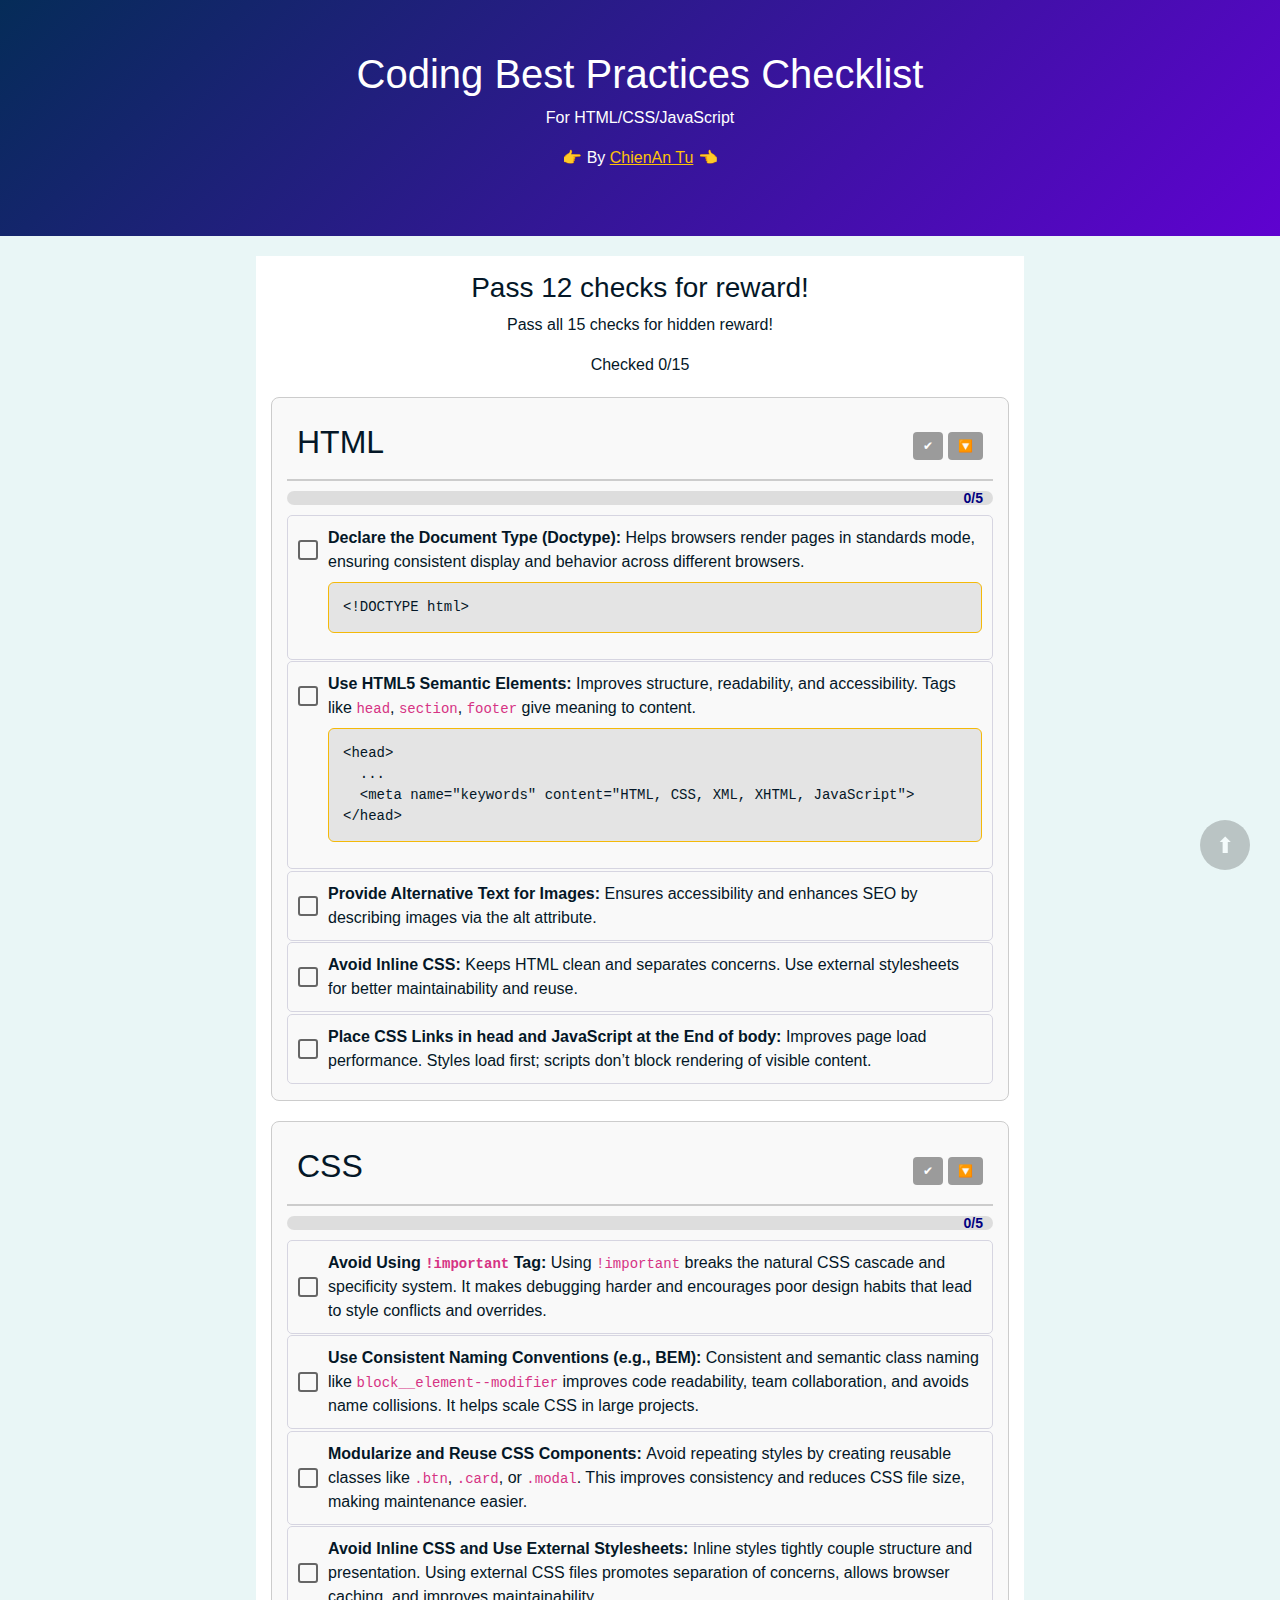
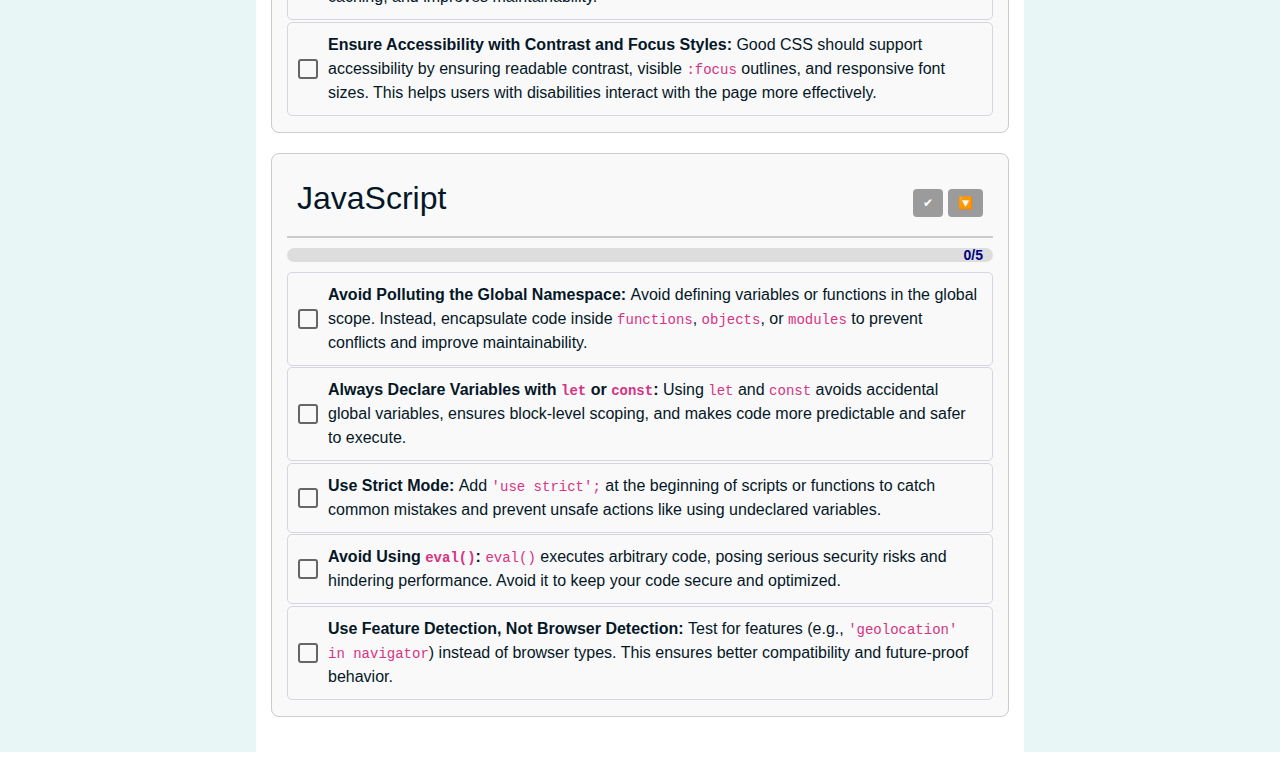
<file: index.html>
<!DOCTYPE html>
<!-- Doctype HTML5 -->
<html lang="en">
  <head>
    <meta charset="UTF-8" />
    <!-- Viewport for responsive web design -->
    <meta
      name="viewport"
      content="width=device-width, initial-scale=1, viewport-fit=cover"
    />

    <!-- Latest compiled and minified CSS -->
    <link
      rel="stylesheet"
      href="https://cdn.jsdelivr.net/npm/bootstrap@5.3.3/dist/css/bootstrap.min.css"
    />
    <!-- Latest compiled JavaScript -->
    <script src="https://cdn.jsdelivr.net/npm/bootstrap@5.3.3/dist/js/bootstrap.bundle.min.js"></script>
    <!-- jQuery library -->
    <script src="https://ajax.googleapis.com/ajax/libs/jquery/3.5.1/jquery.min.js"></script>

    <link rel="stylesheet" href="css/style.css" />
    <!-- Document Title -->
    <title>Coding Best Practices Checklist</title>
  </head>
  <body>
    <!-- TODO: Adjust icons using SVG -->
    <!-- TODO: Reward image inside reward-header -->
    <!-- TODO: Toggle btn on bottom-right corner to goto top -->
    <div class="page-wrapper">
      <div class="page-header">
        <header>
          <h1>Coding Best Practices Checklist</h1>
          <p>For HTML/CSS/JavaScript</p>
          <!-- <p>By <a href="mycv.html">ChienAn Tu</a></p> -->
          <p>
            👉 By
            <a href="mycv.html" class="text-warning text-decoration"
              >ChienAn Tu</a
            >
            👈
          </p>
        </header>
      </div>

      <div class="page-main">
        <div class="reward-header">
          <h3>Pass 12 checks for reward!</h3>
          <p>Pass all 15 checks for hidden reward!</p>
          <p id="total-checked">You've pass 0/15 checks</p>
          <!-- Image Display Toggle -->
          <!-- TODO: Delete this button -->
          <button class="btn" id="toggle-image-btn">Hide Image</button>
          <div id="reward-container" class="reward-img-box"></div>
        </div>

        <section class="checklist-section">
          <div class="checklist-header">
            <h2>HTML</h2>
            <!-- function buttons-->
            <div class="section-buttons">
              <button class="toggle-all-btn" title="Select/Unselect All">
                ✔
              </button>
              <button class="collapse-btn" title="Toggle">🔽</button>
            </div>
          </div>

          <!-- Progress bar -->
          <div class="progress-bar-container">
            <div class="progress-bar" id="html-progress1"></div>
            <span class="progress-text" id="progress-text1">0/15</span>
          </div>

          <div class="checklist-body">
            <ul class="s-checklist-body">
              <li class="s-checklist-item">
                <input type="checkbox" id="checkbox1" class="s-checkbox" />
                <label for="checkbox1" class="s-checkbox-label">
                  <span class="custom-checkbox"></span>
                  <span class="checkbox-label-text">
                    <strong>Declare the Document Type (Doctype): </strong> Helps
                    browsers render pages in standards mode, ensuring consistent
                    display and behavior across different browsers.
                  </span>
                </label>
                <div class="s-checkbox-codeblock">
                  <pre><code>&lt;!DOCTYPE html&gt;</code></pre>
                </div>
              </li>
              <li class="s-checklist-item">
                <input type="checkbox" id="checkbox2" class="s-checkbox" />
                <label for="checkbox2" class="s-checkbox-label">
                  <span class="custom-checkbox"></span>
                  <span class="checkbox-label-text">
                    <strong>Use HTML5 Semantic Elements: </strong>Improves
                    structure, readability, and accessibility. Tags like
                    <code>head</code>, <code>section</code>,
                    <code>footer</code> give meaning to content.
                  </span>
                </label>
                <div class="s-checkbox-codeblock">
                  <pre><code>&lt;head&gt;
  ...
  &lt;meta name="keywords" content="HTML, CSS, XML, XHTML, JavaScript"&gt;
&lt;/head&gt;</code></pre>
                </div>
              </li>
              <li class="s-checklist-item">
                <input type="checkbox" id="checkbox3" class="s-checkbox" />
                <label for="checkbox3" class="s-checkbox-label">
                  <span class="custom-checkbox"></span>
                  <span class="checkbox-label-text">
                    <strong>Provide Alternative Text for Images: </strong
                    >Ensures accessibility and enhances SEO by describing images
                    via the alt attribute.
                  </span>
                </label>
              </li>
              <li class="s-checklist-item">
                <input type="checkbox" id="checkbox4" class="s-checkbox" />
                <label for="checkbox4" class="s-checkbox-label">
                  <span class="custom-checkbox"></span>
                  <span class="checkbox-label-text">
                    <strong>Avoid Inline CSS: </strong>Keeps HTML clean and
                    separates concerns. Use external stylesheets for better
                    maintainability and reuse.
                  </span>
                </label>
              </li>
              <li class="s-checklist-item">
                <input type="checkbox" id="checkbox5" class="s-checkbox" />
                <label for="checkbox5" class="s-checkbox-label">
                  <span class="custom-checkbox"></span>
                  <span class="checkbox-label-text">
                    <strong
                      >Place CSS Links in head and JavaScript at the End of
                      body: </strong
                    >Improves page load performance. Styles load first; scripts
                    don’t block rendering of visible content.
                  </span>
                </label>
              </li>
            </ul>
          </div>
        </section>

        <section class="checklist-section">
          <div class="checklist-header">
            <h2>CSS</h2>
            <!-- function buttons-->
            <div class="section-buttons">
              <button class="toggle-all-btn" title="Select/Unselect All">
                ✔
              </button>
              <button class="collapse-btn" title="Toggle">🔽</button>
            </div>
          </div>
          <!-- Progress bar -->
          <div class="progress-bar-container">
            <div class="progress-bar" id="html-progress2"></div>
            <span class="progress-text" id="progress-text2">0/15</span>
          </div>
          <div class="checklist-body">
            <ul class="s-checklist-body">
              <li class="s-checklist-item">
                <input type="checkbox" id="checkbox6" class="s-checkbox" />
                <label for="checkbox6" class="s-checkbox-label">
                  <span class="custom-checkbox"></span>
                  <span class="checkbox-label-text">
                    <strong>Avoid Using <code>!important</code> Tag: </strong
                    >Using <code>!important</code> breaks the natural CSS
                    cascade and specificity system. It makes debugging harder
                    and encourages poor design habits that lead to style
                    conflicts and overrides.
                  </span>
                </label>
              </li>
              <li class="s-checklist-item">
                <input type="checkbox" id="checkbox7" class="s-checkbox" />
                <label for="checkbox7" class="s-checkbox-label">
                  <span class="custom-checkbox"></span>
                  <span class="checkbox-label-text">
                    <strong
                      >Use Consistent Naming Conventions (e.g., BEM):
                    </strong>
                    Consistent and semantic class naming like
                    <code>block__element--modifier</code> improves code
                    readability, team collaboration, and avoids name collisions.
                    It helps scale CSS in large projects.
                  </span>
                </label>
              </li>
              <li class="s-checklist-item">
                <input type="checkbox" id="checkbox8" class="s-checkbox" />
                <label for="checkbox8" class="s-checkbox-label">
                  <span class="custom-checkbox"></span>
                  <span class="checkbox-label-text">
                    <strong>Modularize and Reuse CSS Components: </strong> Avoid
                    repeating styles by creating reusable classes like
                    <code>.btn</code>, <code>.card</code>, or
                    <code>.modal</code>. This improves consistency and reduces
                    CSS file size, making maintenance easier.
                  </span>
                </label>
              </li>
              <li class="s-checklist-item">
                <input type="checkbox" id="checkbox9" class="s-checkbox" />
                <label for="checkbox9" class="s-checkbox-label">
                  <span class="custom-checkbox"></span>
                  <span class="checkbox-label-text">
                    <strong
                      >Avoid Inline CSS and Use External Stylesheets:
                    </strong>
                    Inline styles tightly couple structure and presentation.
                    Using external CSS files promotes separation of concerns,
                    allows browser caching, and improves maintainability.
                  </span>
                </label>
              </li>
              <li class="s-checklist-item">
                <input type="checkbox" id="checkbox10" class="s-checkbox" />
                <label for="checkbox10" class="s-checkbox-label">
                  <span class="custom-checkbox"></span>
                  <span class="checkbox-label-text">
                    <strong
                      >Ensure Accessibility with Contrast and Focus Styles:
                    </strong>
                    Good CSS should support accessibility by ensuring readable
                    contrast, visible <code>:focus</code> outlines, and
                    responsive font sizes. This helps users with disabilities
                    interact with the page more effectively.
                  </span>
                </label>
              </li>
            </ul>
          </div>
        </section>

        <section class="checklist-section">
          <div class="checklist-header">
            <h2>JavaScript</h2>
            <!-- function buttons-->
            <div class="section-buttons">
              <button class="toggle-all-btn" title="Select/Unselect All">
                ✔
              </button>
              <button class="collapse-btn" title="Toggle">🔽</button>
            </div>
          </div>

          <!-- Progress bar -->
          <div class="progress-bar-container">
            <div class="progress-bar" id="html-progress3"></div>
            <span class="progress-text" id="progress-text3">0/15</span>
          </div>

          <div class="checklist-body">
            <ul class="s-checklist-body">
              <li class="s-checklist-item">
                <input type="checkbox" id="checkbox11" class="s-checkbox" />
                <label for="checkbox11" class="s-checkbox-label">
                  <span class="custom-checkbox"></span>
                  <span class="checkbox-label-text">
                    <strong>Avoid Polluting the Global Namespace: </strong>
                    Avoid defining variables or functions in the global scope.
                    Instead, encapsulate code inside <code>functions</code>,
                    <code>objects</code>, or <code>modules</code> to prevent
                    conflicts and improve maintainability.
                  </span>
                </label>
              </li>
              <li class="s-checklist-item">
                <input type="checkbox" id="checkbox12" class="s-checkbox" />
                <label for="checkbox12" class="s-checkbox-label">
                  <span class="custom-checkbox"></span>
                  <span class="checkbox-label-text">
                    <strong
                      >Always Declare Variables with <code>let</code> or
                      <code>const</code>:
                    </strong>
                    Using <code>let</code> and <code>const</code> avoids
                    accidental global variables, ensures block-level scoping,
                    and makes code more predictable and safer to execute.
                  </span>
                </label>
              </li>
              <li class="s-checklist-item">
                <input type="checkbox" id="checkbox13" class="s-checkbox" />
                <label for="checkbox13" class="s-checkbox-label">
                  <span class="custom-checkbox"></span>
                  <span class="checkbox-label-text">
                    <strong>Use Strict Mode: </strong> Add
                    <code>'use strict';</code> at the beginning of scripts or
                    functions to catch common mistakes and prevent unsafe
                    actions like using undeclared variables.
                  </span>
                </label>
              </li>
              <li class="s-checklist-item">
                <input type="checkbox" id="checkbox14" class="s-checkbox" />
                <label for="checkbox14" class="s-checkbox-label">
                  <span class="custom-checkbox"></span>
                  <span class="checkbox-label-text">
                    <strong>Avoid Using <code>eval()</code>: </strong>
                    <code>eval()</code> executes arbitrary code, posing serious
                    security risks and hindering performance. Avoid it to keep
                    your code secure and optimized.
                  </span>
                </label>
              </li>
              <li class="s-checklist-item">
                <input type="checkbox" id="checkbox15" class="s-checkbox" />
                <label for="checkbox15" class="s-checkbox-label">
                  <span class="custom-checkbox"></span>
                  <span class="checkbox-label-text">
                    <strong
                      >Use Feature Detection, Not Browser Detection:
                    </strong>
                    Test for features (e.g.,
                    <code>'geolocation' in navigator</code>) instead of browser
                    types. This ensures better compatibility and future-proof
                    behavior.
                  </span>
                </label>
              </li>
            </ul>
          </div>
        </section>
      </div>
      <!-- Bottom reminder text -->
      <p id="bottom-hint" class="bottom-hint" style="display: none">
        🎉 You've passed the reward threshold! Go back to top to see your prize!
      </p>
      <!-- Back to Top Button -->
      <button id="back-to-top" title="Back to Top">⬆</button>
    </div>
    <!-- import JavaScript -->
    <script src="js/script.js"></script>
  </body>
</html>
</file>
<file: css/style.css>
div {
  display: block;
  unicode-bidi: isolate;
}

body {
  color: #041727;
  font-size: 1rem;
  font-weight: 400;
  line-height: 1.5;
  font-family: 
    /* "Open Sans"; */ sans-serif;
  margin: 0;
  padding: 0;
}

/* --------------------------------Grid----------------------- */
.page-wrapper {
  display: auto;
  background-color: #e9f6f6;
}

.page-wrapper .page-header {
  background-color: #3f4f67;
}

.page-wrapper .page-main {
  background-color: rgb(255, 255, 255);
}

.page-header {
  background: linear-gradient(135deg, #052c58, #5f02d0);
  padding: 50px 20px;
  text-align: center;
  color: white;
}

.reward-header {
  text-align: center;
}
.reward-header p:hover {
  color: blueviolet;
}
/*-----------------------------------------*/
/* Setup page main */
.page-main {
  margin: 20px auto;
  padding: 15px;
  max-width: 768px;
  /* border: 1px solid #ccc; */
  /* border-radius: 8px; */
  /* background-color: #f9f9f9; */
  background-color: white;
}

/*-------------Check Box----------------------------*/
/* Setup checklist section */
.checklist-section {
  margin: 20px auto;
  padding: 15px;
  max-width: 768px;
  border: 1px solid #ccc;
  border-radius: 8px;
  background-color: #f9f9f9;
}

/* header section */
.checklist-header {
  display: flex;
  justify-content: space-between;
  align-items: center;
  position: relative;
  padding: 10px;
  border-bottom: 2px solid #ccc;
  /* text-align: left; */
  /* font-size: 18px; */
  /* font-weight: bold; */
  /* margin-bottom: 10px; */
}

/* list body */
.s-checklist-body {
  list-style: none;
  display: block;
  padding: 0;
  margin: 0;
}

/* For every list item */
.s-checklist-item {
  display: block;
  align-items: center;
  gap: 10px;
  padding: 10px;
  border: 0.5px solid #d6d5e1;
  border-radius: 5px;
  transition: background-color 0.3s;
  /* cursor: pointer; */
  margin-bottom: 1.5px;
}

/* Mouse hover effect */
.s-checklist-item:hover {
  background-color: #e6e6e6;
}

.s-checkbox-label {
  display: flex;
  align-items: center;
  gap: 10px;
  width: 100%;
}

.s-checkbox-codeblock {
  display: block;
  margin-left: 30px;
}

.s-checkbox-codeblock pre {
  display: block;
  background-color: rgba(128, 128, 128, 0.171);
  border: 1px solid #f4b909;
  padding: 1em;
  margin-top: 8px;
  /* font-family: Consolas, monospace; */
  /* font-size: 0.95em; */
  /* white-space: pre; */
  /* overflow-x: auto; */
  border-radius: 6px;
}

/* Hide original checkbox */
.s-checkbox {
  display: none;
}

/* Customized checkbox */
.custom-checkbox {
  flex-shrink: 0; /*Avoid shrinking box when long text*/
  width: 20px;
  height: 20px;
  border: 2px solid #666;
  border-radius: 3px;
  display: flex;
  align-items: center;
  justify-content: center;
  transition: background-color 0.3s, border-color 0.3s;
  cursor: pointer;
}

/* Checked checkbox */
.s-checkbox:checked + .s-checkbox-label .custom-checkbox {
  background-color: #007bff;
  border-color: #007bff;
}

/* V checked */
.s-checkbox:checked + .s-checkbox-label .custom-checkbox::after {
  content: "✔";
  color: white;
  font-size: 14px;
  font-weight: bold;
}

/* Text */
.checkbox-label-text {
  font-weight: normal;
  font-size: 16px;
}

/* ----------------Progress bar---------------------- */
/* Progress bar container */
.progress-bar-container {
  width: 100%;
  height: 14px;
  background-color: #ddd;
  border-radius: 8px;
  overflow: hidden;
  margin-top: 10px;
  margin-bottom: 10px;
  position: relative;
}

/* Progress bar with multi-color gradient */
.progress-bar {
  height: 100%;
  width: 0%;
  /* background: linear-gradient(
    90deg,
    #ff0000 0%,
    #ff7300 25%,
    #ffff00 50%,
    #007bff 75%,
    #8000ff 100%
  ); */
  transition: width 0.5s ease-in-out;
  animation: flame-animation 1s infinite alternate;
}

/* Show n/15 text*/
.progress-text {
  position: absolute;
  top: 50%;
  right: 10px;
  transform: translateY(-50%);
  font-size: 14px;
  font-weight: bold;
  color: navy;
}

/* Fire effect animation */
@keyframes flame-animation {
  0% {
    filter: brightness(1) saturate(1);
  }
  100% {
    filter: brightness(1.3) saturate(1.5);
  }
}

/* --------------------------Function Buttons------------------- */
/* Buttons group */
.section-buttons {
  /* position: absolute; */
  /* top: 10px; */
  /* right: 10px; */
  display: flex;
  gap: 5px;
}

/* Buttons type */
.section-buttons button {
  padding: 5px 10px;
  font-size: 12px;
  cursor: pointer;
  border: none;
  border-radius: 4px;
  background-color: #00000060;
  color: white;
  transition: background-color 0.3s;
}

.section-buttons button:hover {
  background-color: #0056b3;
}

/* folded checklist-body */
.collapsed {
  display: none;
}

/* -----------Background Animation-------------- */
.flying-icon {
  position: fixed;
  width: 40px;
  height: 40px;
  top: 100vh;
  pointer-events: none;
  z-index: 999;
  animation: flyAcross 8s linear infinite;
}

@keyframes flyAcross {
  0% {
    transform: translate(0, 0) rotate(0deg);
    opacity: 0.5;
  }
  100% {
    transform: translate(0, -120vh) rotate(360deg);
    opacity: 0;
  }
}

/* -----------------reward img--------------- */
/* Reward image toggle */
#toggle-image-btn {
  margin-top: 10px;
  background-color: #007bff;
  color: white;
  border: none;
  padding: 6px 12px;
  border-radius: 4px;
  cursor: pointer;
  display: none;
}
#toggle-image-btn:hover {
  background-color: #0056b3;
}

.reward-img-box img {
  margin-top: 15px;
  max-width: 300px;
  max-height: 200px;
  border-radius: 20px;
  box-shadow: 0 4px 12px rgba(0, 0, 0, 0.2);
}

/* -----------------------Bottom hint--------------- */
/* Bottom hint styling */
.bottom-hint {
  text-align: center;
  color: #5c2d91;
  font-weight: bold;
  padding: 15px;
  margin-top: 30px;
  background-color: #f0e7ff;
  border-radius: 6px;
}

/* --------------------Floating back-to-top button------------------ */
#back-to-top {
  position: fixed;
  bottom: 30px;
  right: 30px;
  width: 50px;
  height: 50px;
  border-radius: 50%;
  background-color: rgba(0, 0, 0, 0.4);
  color: white;
  border: none;
  cursor: pointer;
  font-size: 22px;
  z-index: 999;
  opacity: 0.5;
  transition: opacity 0.3s;
}
#back-to-top:hover {
  opacity: 1;
}
</file>
